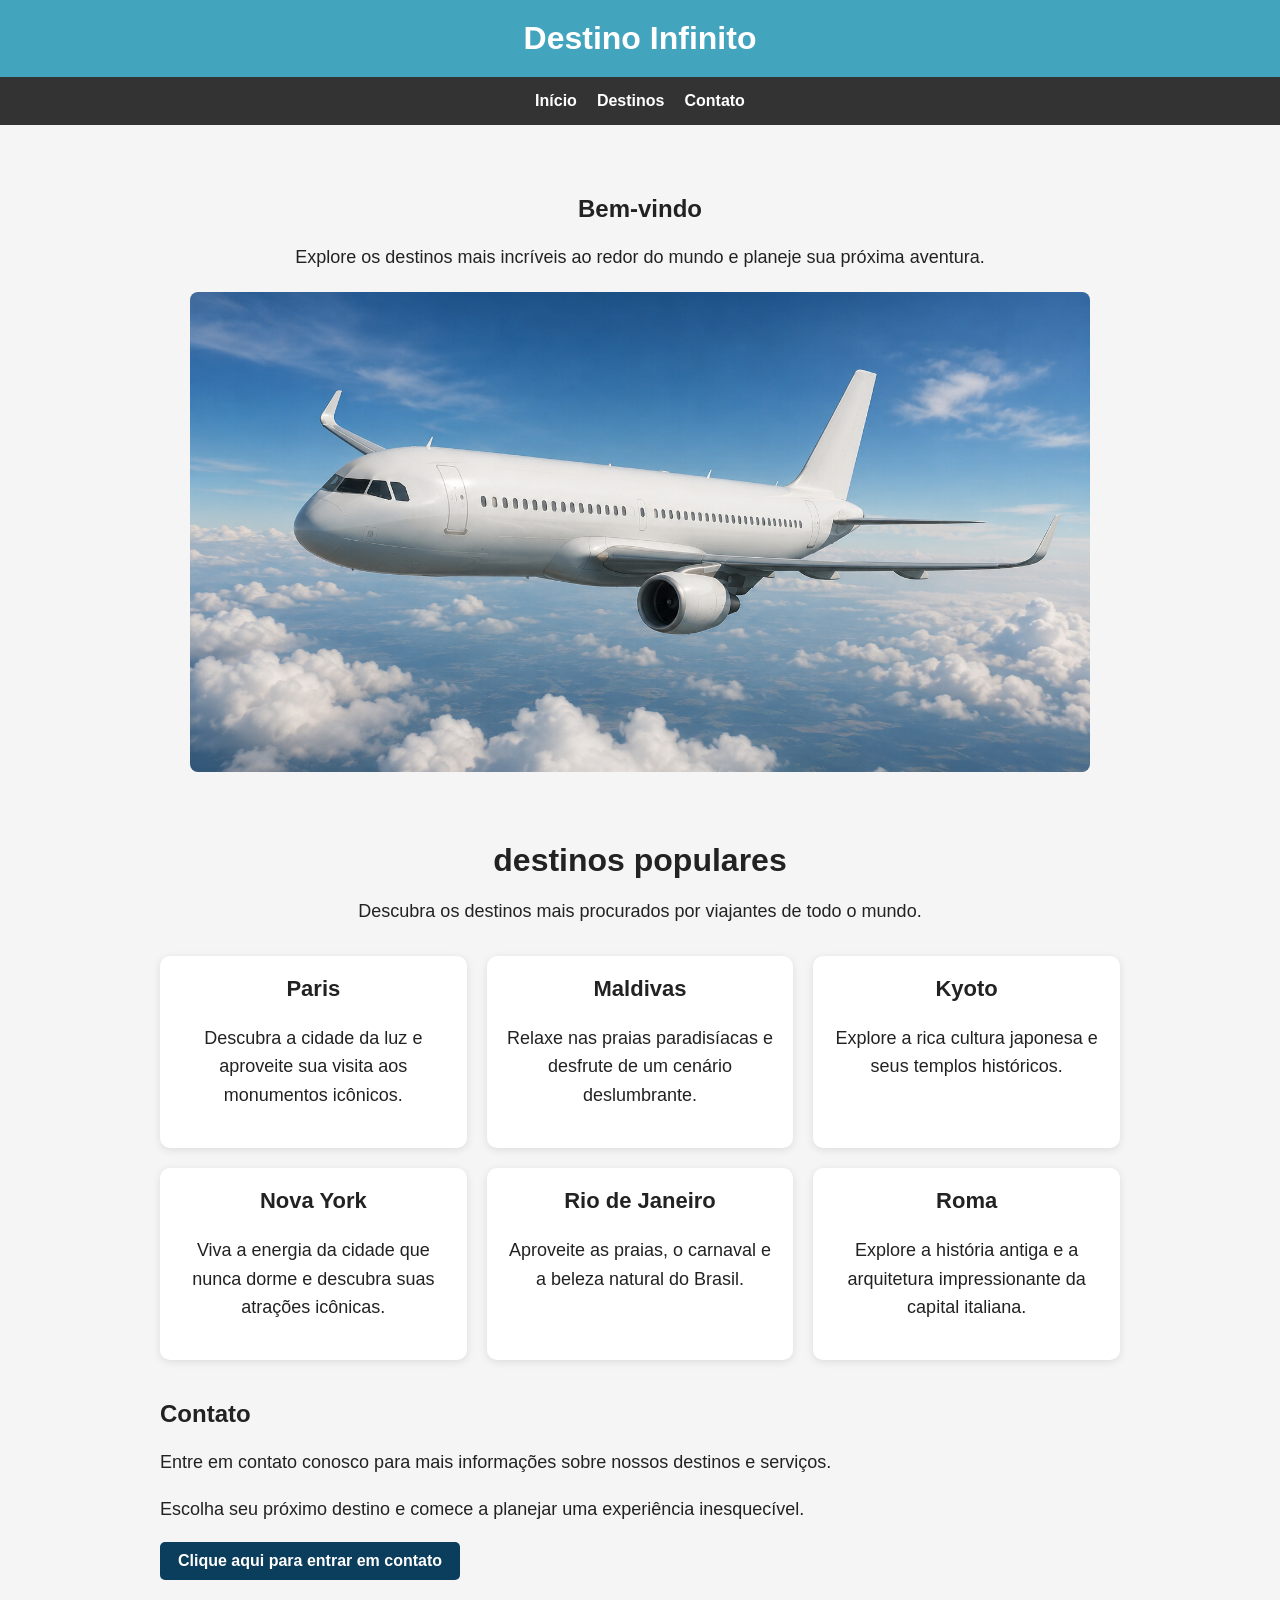
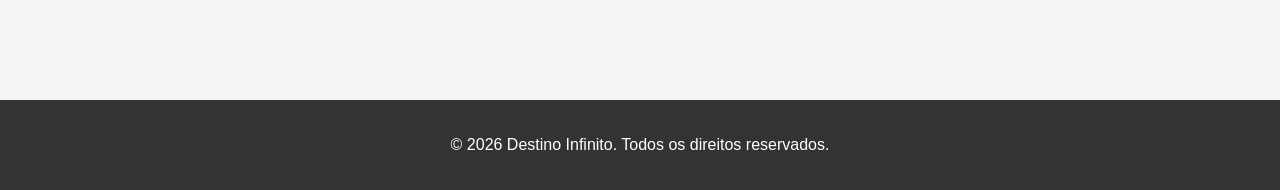
<file: index.html>
<!DOCTYPE html>
<html lang="pt-BR">
<head>
    <link rel="stylesheet" href="css/style.css">
    <meta charset="UTF-8">
    <meta name="viewport" content="width=device-width, initial-scale=1.0">
    <title>Destino Infinito</title>
</head>
<body>
    <header>   
        <h1>Destino Infinito</h1>                
    </header>
    <nav>
        <ul>
            <li><a href="index.html">Início</a></li>
            <li><a href="destinos.html">Destinos</a></li>
            <li><a href="contato.html">Contato</a></li>
        </ul>
    </nav>
    <main>
        <section>
            <h2>Bem-vindo</h2>
            <p>Explore os destinos mais incríveis ao redor do mundo e planeje sua próxima aventura.</p>
            <img src="imagens/viagem.jpg" alt="Paisagem de um destino turístico">
        </section>

        <section>
            <h2>destinos populares</h2>
            <p>Descubra os destinos mais procurados por viajantes de todo o mundo.</p>
        <div>
        <article>
            <h3>Paris</h3>
            <p>Descubra a cidade da luz e aproveite sua visita aos monumentos icônicos.</p>
        </article>
        <article>
            <h3>Maldivas</h3>
            <p>Relaxe nas praias paradisíacas e desfrute de um cenário deslumbrante.</p>
        </article>
        <article>
            <h3>Kyoto</h3>
            <p>Explore a rica cultura japonesa e seus templos históricos.</p>
        </article>
        <article>
            <h3>Nova York</h3>
            <p>Viva a energia da cidade que nunca dorme e descubra suas atrações icônicas.</p>
        </article>
        <article>
            <h3>Rio de Janeiro</h3>
            <p>Aproveite as praias, o carnaval e a beleza natural do Brasil.</p>
        </article>
        <article>
            <h3>Roma</h3>
            <p>Explore a história antiga e a arquitetura impressionante da capital italiana.</p>
        </article>
        </div>
        </section>
        <section>
            <h2>Contato</h2>
            <p>Entre em contato conosco para mais informações sobre nossos destinos e serviços.</p>
            <p>Escolha seu próximo destino e comece a planejar uma experiência inesquecível.</p>
            <a href="contato.html">Clique aqui para entrar em contato</a>
        </section>
    </main>   

    <footer>
        <p>&copy; 2026 Destino Infinito. Todos os direitos reservados.</p>
    </footer>
        
    
</body>
</html>
</file>
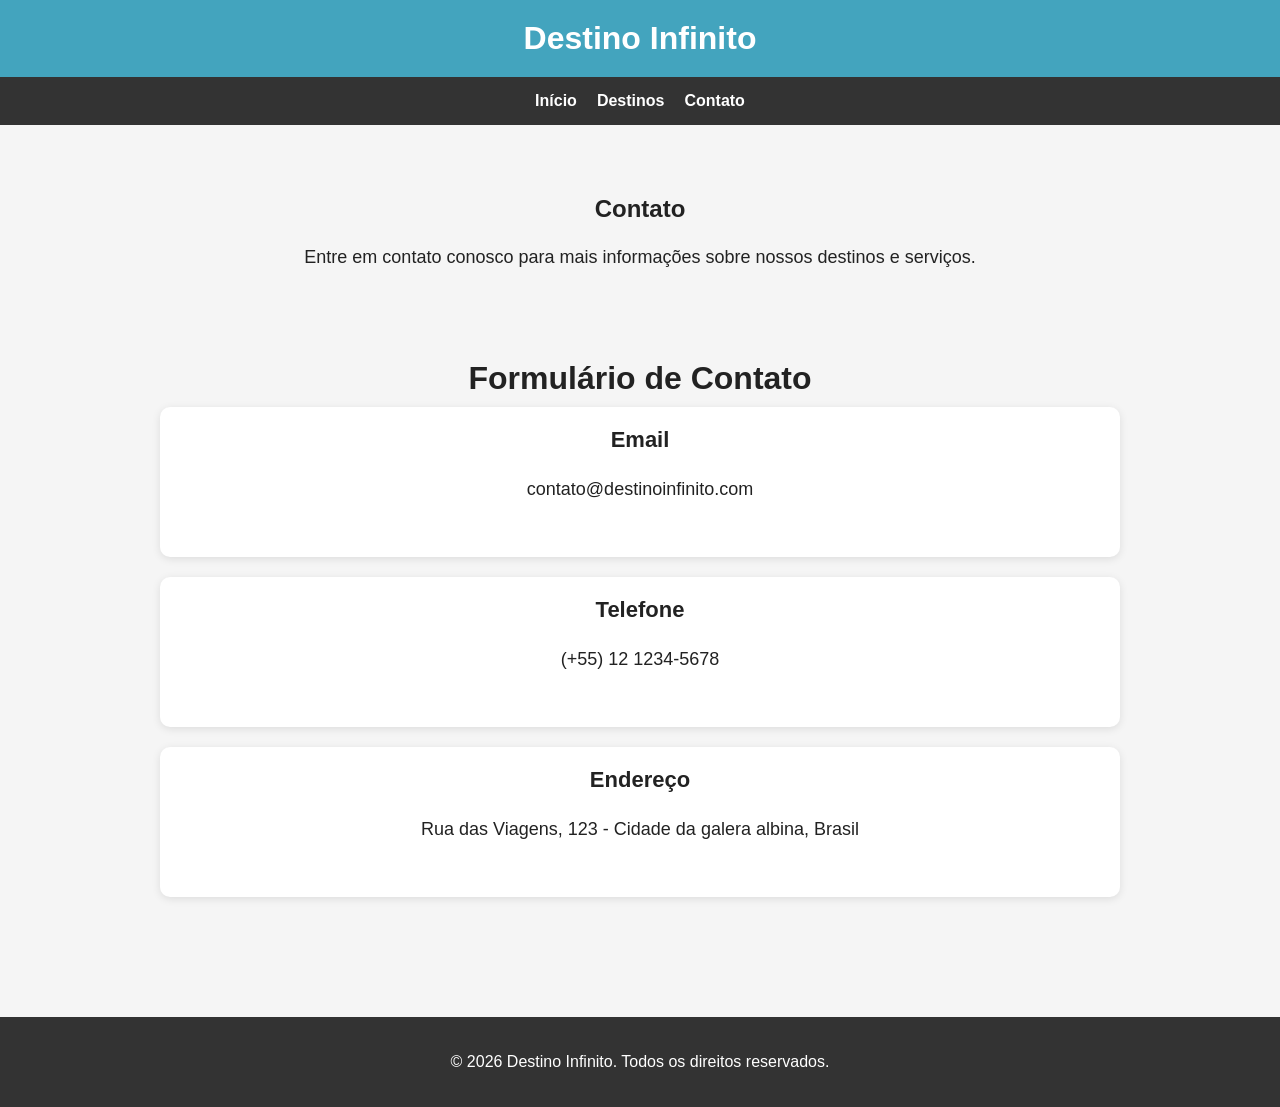
<file: contato.html>
<!DOCTYPE html>
<html lang="pt-BR">
<head>
    <link rel="stylesheet" href="css/style.css">
    <meta charset="UTF-8">
    <meta name="viewport" content="width=device-width, initial-scale=1.0">
    <title>Contato</title>
</head>
<body>
    <header>
        <h1>Destino Infinito</h1>
    </header>
    <nav>
        <ul>
            <li><a href="index.html">Início</a></li>
            <li><a href="destinos.html">Destinos</a></li>
            <li><a href="contato.html">Contato</a></li>
        </ul>
    </nav>
    <main>
        <section>
            <h2>Contato</h2>
            <p>Entre em contato conosco para mais informações sobre nossos destinos e serviços.</p>
        </section>
        <section>
            <h2>Formulário de Contato</h2>

            

            <article>
                <h3>Email</h3>
                <p>contato@destinoinfinito.com</p>
            </article>
            <article>
                <h3>Telefone</h3>
                <p>(+55) 12 1234-5678</p>
            </article>
            <article>
                <h3>Endereço</h3>
                <p>Rua das Viagens, 123 - Cidade da galera albina, Brasil</p>
            </article>
        </section>
    </main>

    <footer>
        <p>&copy; 2026 Destino Infinito. Todos os direitos reservados.</p>
    </footer>

</body>
</html>
</file>
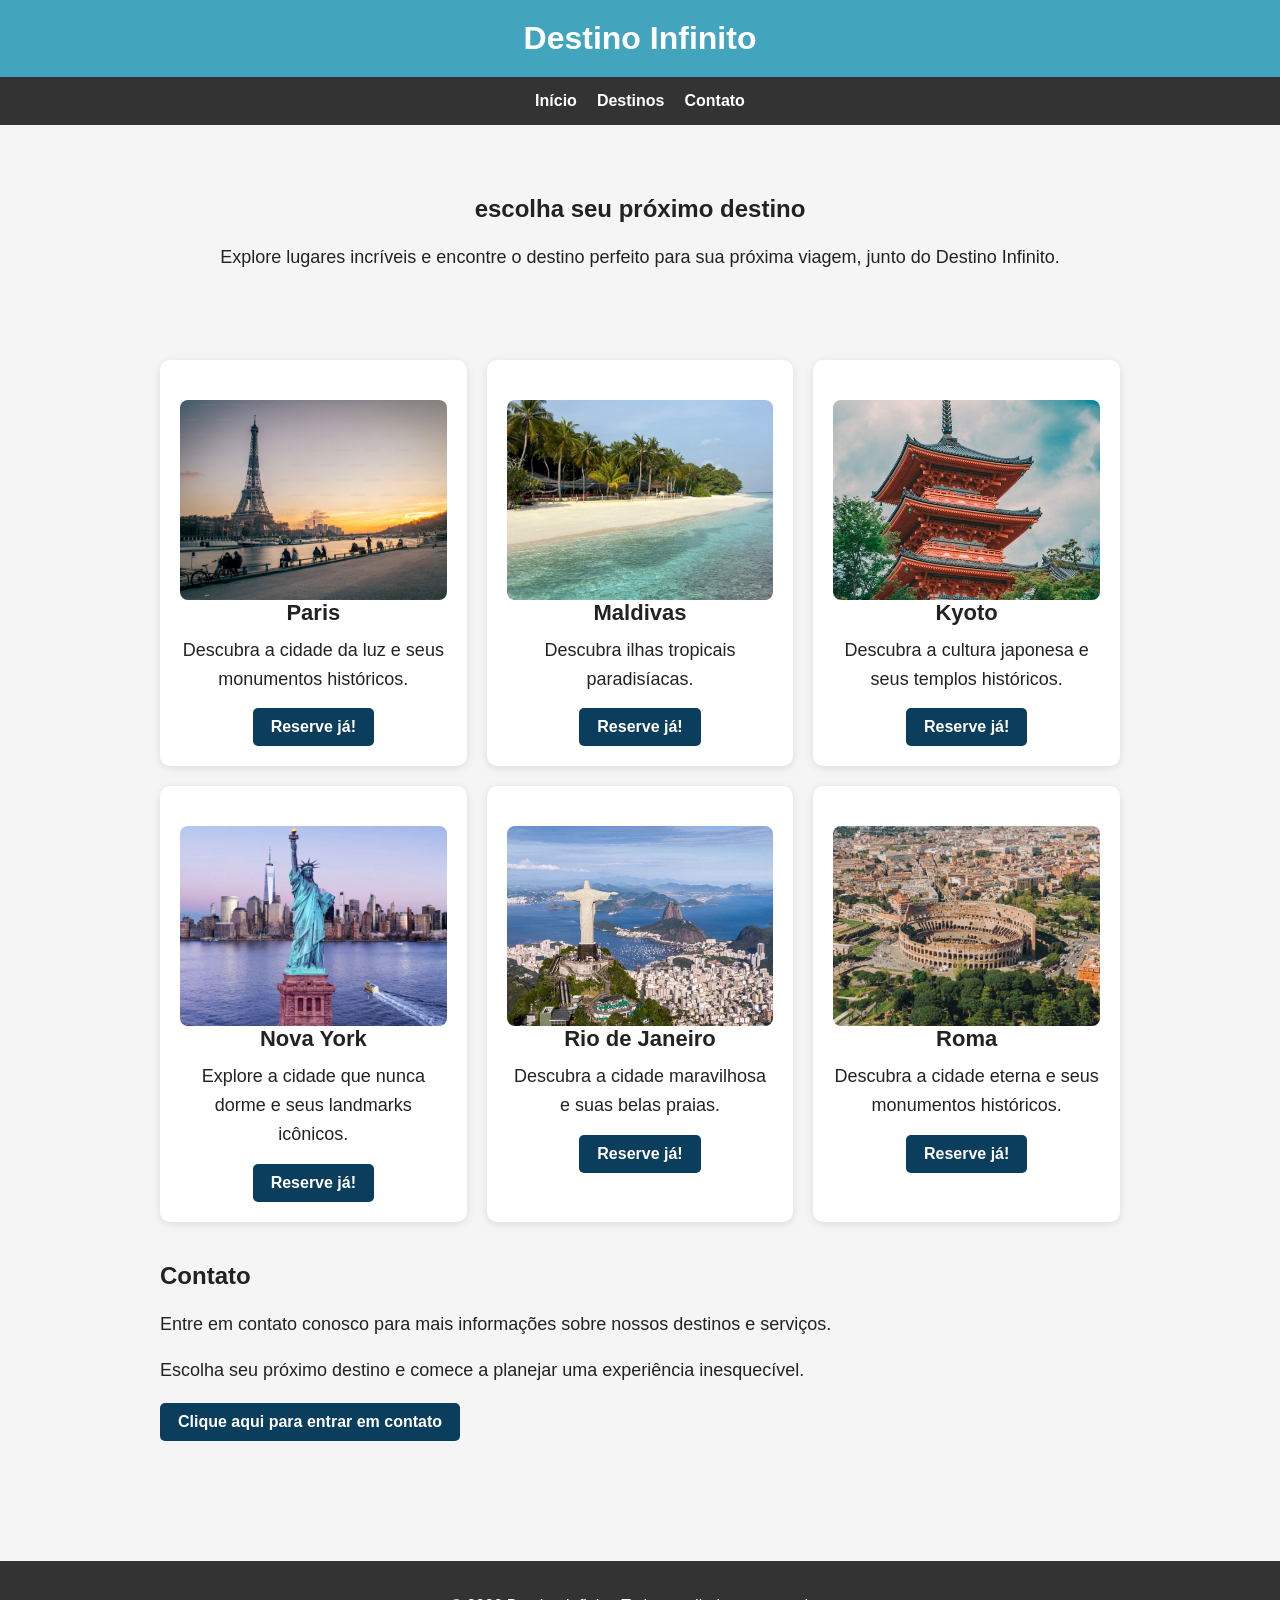
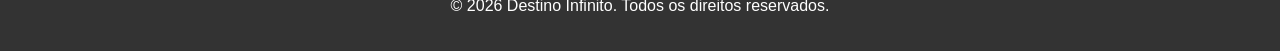
<file: destinos.html>
<!DOCTYPE html>
<html lang="pt-BR">
<head>
    <link rel="stylesheet" href="css/style.css">
    <meta charset="UTF-8">
    <meta name="viewport" content="width=device-width, initial-scale=1.0">
    <title>Sobre Nós</title>
</head>
<body>
    <header>
        <h1>Destino Infinito</h1>
    </header>
    <nav>
        <ul>
            <li><a href="index.html">Início</a></li>
            <li><a href="destinos.html">Destinos</a></li>
            <li><a href="contato.html">Contato</a></li>
        </ul>

    </nav>

    <main>
        <section>
            <h2>escolha seu próximo destino</h2>
            <p>Explore lugares incríveis e encontre o destino perfeito para sua próxima viagem, junto do Destino Infinito.</p>
        </section>
        <section> 
            <div class="destinos">
            <article>
                <img src="imagens/paris.jpg" alt="Paris">
                <h3>Paris</h3>
                <p>Descubra a cidade da luz e seus monumentos históricos.</p>
                <a href="#">Reserve já!</a>
            </article>
            <article>
                <img src="imagens/maldivas.jpg" alt="Maldivas">
                <h3>Maldivas</h3>
                <p>Descubra ilhas tropicais paradisíacas.</p>
                <a href="#">Reserve já!</a>

            </article>
            <article>
                <img src="imagens/kyoto.jpg" alt="Kyoto">
                <h3>Kyoto</h3>
                <p>Descubra a cultura japonesa e seus templos históricos.</p>
                <a href="#">Reserve já!</a>
            </article>
            <article>
                <img src="imagens/ny.jpg" alt="Nova York">
                <h3>Nova York</h3>
                <p>Explore a cidade que nunca dorme e seus landmarks icônicos.</p>
                <a href="#">Reserve já!</a>
            </article>
            <article>   
            <img src="imagens/rio.jpg" alt="Rio de Janeiro">
                <h3>Rio de Janeiro</h3>
                <p>Descubra a cidade maravilhosa e suas belas praias.</p>  
                <a href="#">Reserve já!</a>
            </article>
            <article>
                <img src="imagens/roma.jpg" alt="Roma">
                <h3>Roma</h3>
                <p>Descubra a cidade eterna e seus monumentos históricos.</p>
                <a href="#">Reserve já!</a>
            </article>
            </div>
        
        </section>
        <section>
            <h2>Contato</h2>
            <p>Entre em contato conosco para mais informações sobre nossos destinos e serviços.</p>
            <p>Escolha seu próximo destino e comece a planejar uma experiência inesquecível.</p>
            <a href="contato.html">Clique aqui para entrar em contato</a>
        </section>


    </main>

    <footer>

        <p>&copy; 2026 Destino Infinito. Todos os direitos reservados.</p>

    </footer>
    
</body>
</html>
</file>
<file: css/style.css>
* {
    box-sizing: border-box;
}

html {
    overflow-x: hidden;
}

body {
    margin: 0;
    font-family: Arial, Helvetica, sans-serif;
    background-color: #f5f5f5;
    color: #222;
}

header {
    background-color: #43a4be;
    color: white;
    padding: 20px;
    text-align: center;
}

header h1 {
    margin: 0;
}

nav {
    background-color: #333;
    padding: 15px;
}

nav ul {
    list-style-type: none;
    margin: 0;
    padding: 0;
    display: flex;
    justify-content: center;
    gap: 20px;
}

nav a {
    color: white;
    text-decoration: none;
    font-weight: bold;
}

nav a:hover {
    text-decoration: underline;
}

main {
    width: 100%;
    max-width: 1000px;
    margin: 0 auto;
    padding: 40px 20px;
}

main > section {
    margin-bottom: 40px;
}

main > section:first-child {
    padding: 30px 28px;
    text-align: center;
}

main h2 {
    margin-top: 0;
}

main p {
    font-size: 18px;
    line-height: 1.6;
}

main > section img {
    display: block;
    max-width: 900px;
    width: 100%;
    height: 480px;
    margin: 20px auto 0;
    object-fit: cover;
    border-radius: 8px;
}

main > section:nth-child(2) {
    text-align: center;
}

main > section:nth-child(2) > div {
    display: grid;
    grid-template-columns: repeat(3, minmax(0, 1fr));
    gap: 20px;
}

main > section:nth-child(2) article {
    background-color: white;
    padding: 20px;
    border-radius: 10px;
    box-shadow: 0 2px 8px rgba(0, 0, 0, 0.1);
    min-height: 150px;
}

main > section:nth-child(2) > h2 {
    text-align: center;
    font-size: 32px;
    margin-bottom: 10px;
}

main > section:nth-child(2) > p {
    text-align: center;
    margin-bottom: 30px;
}

main > section:nth-child(2) article h3 {
    margin-top: 0;
    font-size: 22px;
}

footer {
    background-color: #333;
    color: white;
    padding: 20px;
    margin-top: 40px;
    text-align: center;
}

.destinos {
    display: grid;
    grid-template-columns: repeat(3, minmax(0, 1fr));
    gap: 25px;
}

.destinos article {
    background-color: white;
    padding: 20px;
    border-radius: 10px;
    box-shadow: 0 2px 8px rgba(0, 0, 0, 0.1);
}

.destinos article img {
    display: block;
    width: 100%;
    height: 200px;
    object-fit: cover;
    border-radius: 8px;
}

.destinos article h3 {
    font-size: 22px;
    margin-bottom: 10px;
}

.destinos article p {
    margin: 0 0 15px;
}

.destinos article a,
main > section:last-child a {
    display: inline-block;
    background-color: #0b3d5c;
    color: white;
    padding: 10px 18px;
    border-radius: 5px;
    text-decoration: none;
    font-weight: bold;
}

.destinos article a:hover,
main > section:last-child a:hover {
    background-color: #082f49;
}

/* Contato */
main > section:nth-child(2) > article {
    margin-bottom: 20px;
}

/* Tablets */
@media (max-width: 768px) {
    header {
        padding: 18px 15px;
    }

    header h1 {
        font-size: 30px;
    }

    nav {
        padding: 12px 10px;
    }

    nav ul {
        gap: 15px;
        flex-wrap: wrap;
    }

    main {
        padding: 30px 15px;
    }

    main > section:first-child {
        padding: 20px 10px;
    }

    main p {
        font-size: 17px;
    }

    main > section img {
        height: 360px;
    }

    main > section:nth-child(2) > div,
    .destinos {
        grid-template-columns: repeat(2, minmax(0, 1fr));
    }
}

/* Celulares */
@media (max-width: 600px) {
    header {
        padding: 16px 12px;
    }

    header h1 {
        font-size: 26px;
    }

    nav {
        padding: 12px 8px;
    }

    nav ul {
        flex-direction: column;
        align-items: center;
        gap: 10px;
    }

    nav li {
        width: 100%;
        text-align: center;
    }

    nav a {
        display: block;
        padding: 5px;
    }

    main {
        padding: 25px 12px;
    }

    main > section {
        margin-bottom: 30px;
    }

    main > section:first-child {
        padding: 15px 5px;
    }

    main h2 {
        font-size: 25px;
    }

    main > section:nth-child(2) > h2 {
        font-size: 27px;
    }

    main p {
        font-size: 16px;
    }

    main > section img {
        height: 250px;
        border-radius: 6px;
    }

    main > section:nth-child(2) > div,
    .destinos {
        grid-template-columns: 1fr;
        gap: 18px;
    }

    main > section:nth-child(2) article,
    .destinos article {
        padding: 18px;
    }

    .destinos article img {
        height: 210px;
    }

    footer {
        padding: 18px 12px;
    }

    footer p {
        font-size: 14px;
        margin: 0;
    }
}

/* Celulares muito pequenos */
@media (max-width: 380px) {
    header h1 {
        font-size: 23px;
    }

    main {
        padding-left: 10px;
        padding-right: 10px;
    }

    main > section img {
        height: 210px;
    }

    .destinos article img {
        height: 180px;
    }
}
</file>
